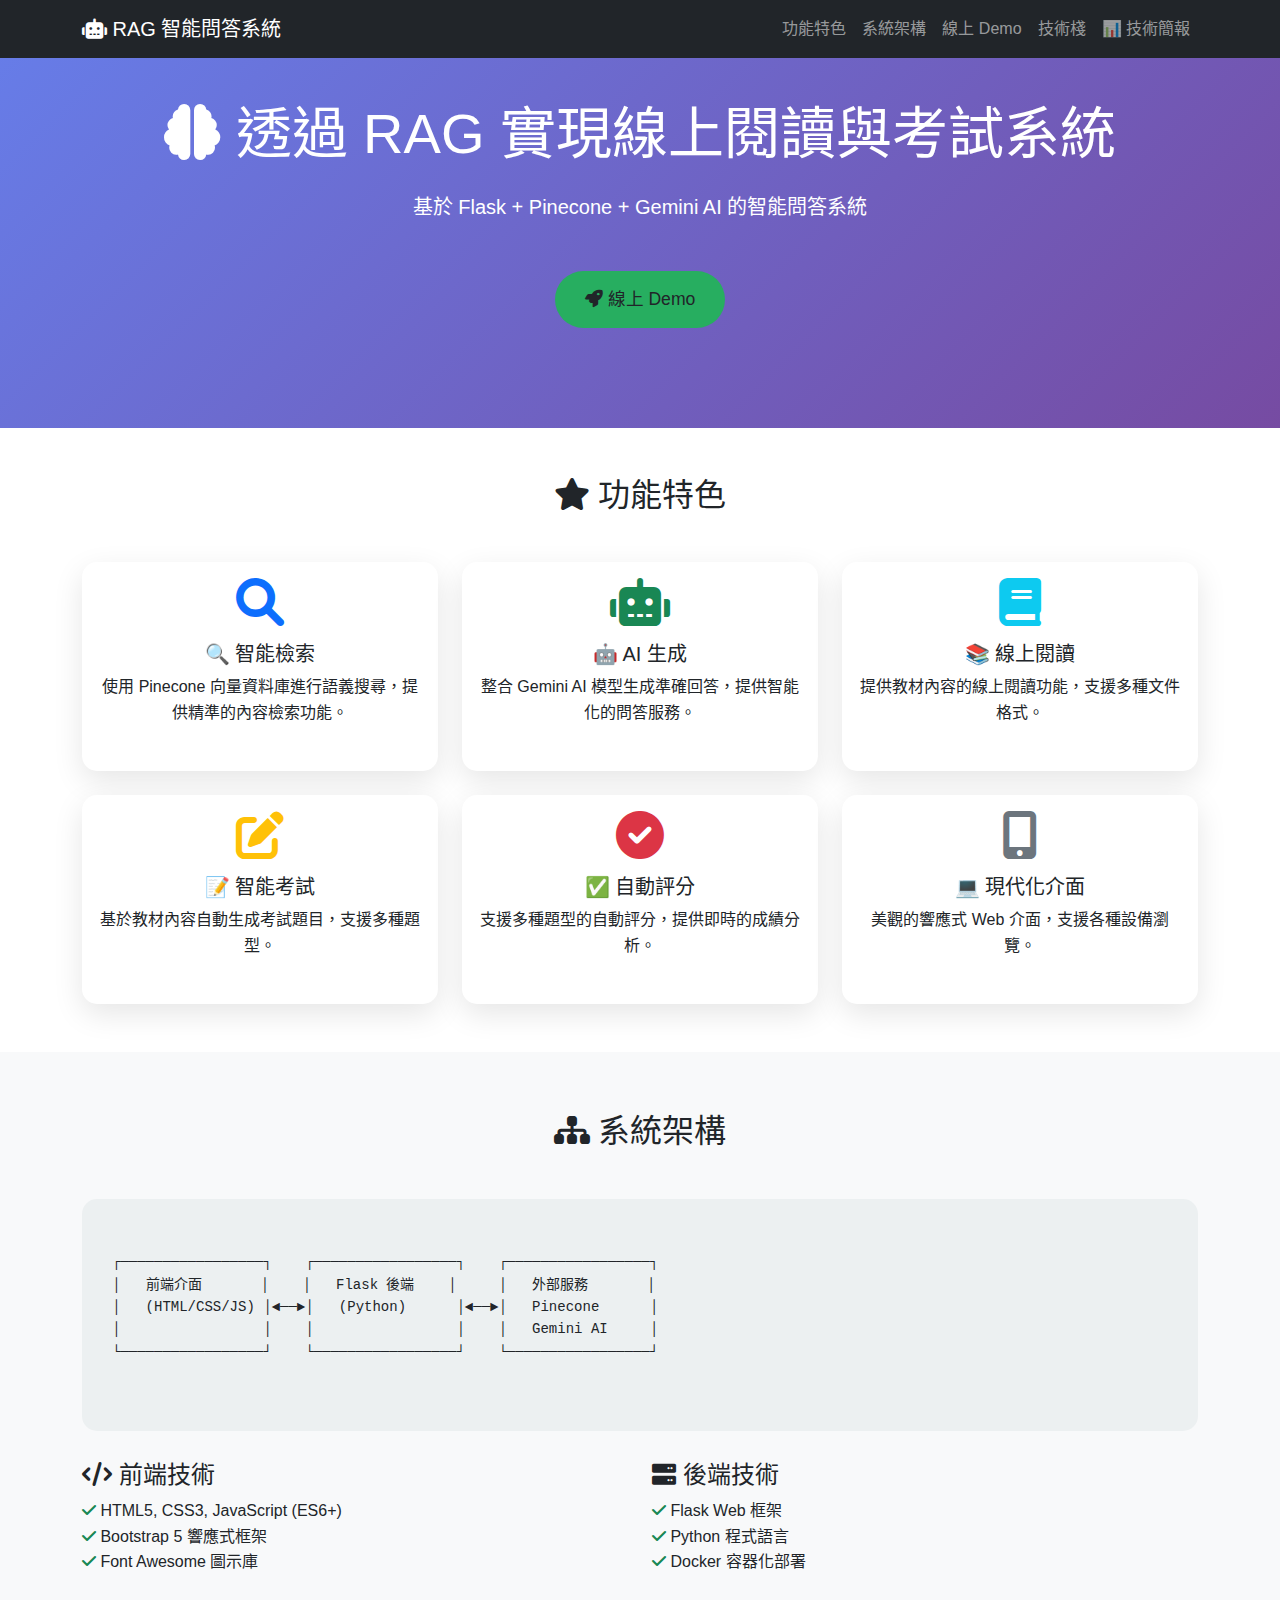
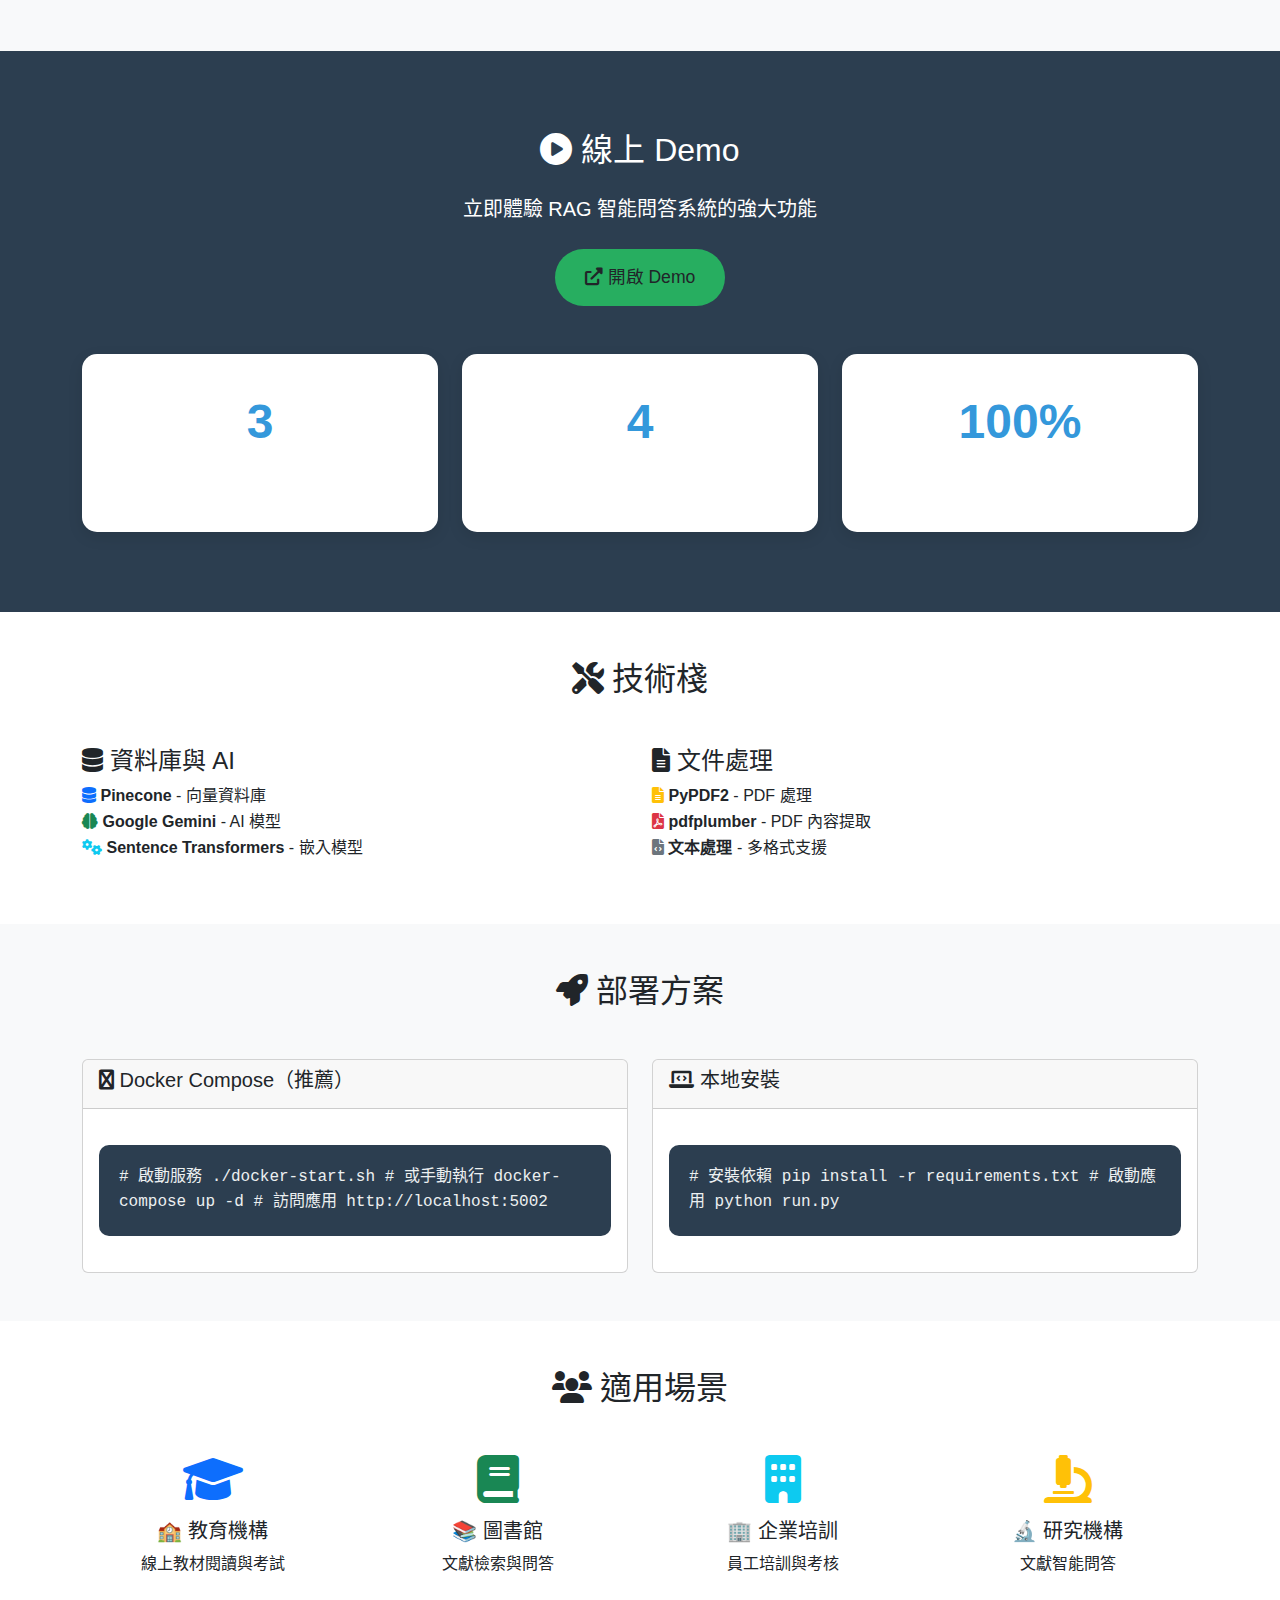
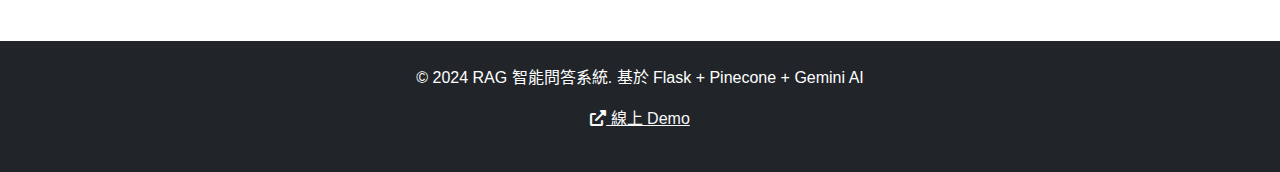
<file: index.html>
<!DOCTYPE html>
<html lang="zh-TW">
<head>
    <meta charset="UTF-8">
    <meta name="viewport" content="width=device-width, initial-scale=1.0">
    <title>RAG 智能問答系統 - 專案展示</title>
    <link href="https://cdn.jsdelivr.net/npm/bootstrap@5.1.3/dist/css/bootstrap.min.css" rel="stylesheet">
    <link href="https://cdnjs.cloudflare.com/ajax/libs/font-awesome/6.0.0/css/all.min.css" rel="stylesheet">
    <style>
        body {
            font-family: 'Segoe UI', Tahoma, Geneva, Verdana, sans-serif;
            line-height: 1.6;
        }
        .hero-section {
            background: linear-gradient(135deg, #667eea 0%, #764ba2 100%);
            color: white;
            padding: 100px 0;
        }
        .feature-card {
            border: none;
            border-radius: 15px;
            box-shadow: 0 10px 30px rgba(0,0,0,0.1);
            transition: transform 0.3s ease;
            margin-bottom: 30px;
        }
        .feature-card:hover {
            transform: translateY(-5px);
        }
        .tech-stack {
            background: #f8f9fa;
            padding: 60px 0;
        }
        .demo-section {
            background: #2c3e50;
            color: white;
            padding: 80px 0;
        }
        .architecture-diagram {
            background: #ecf0f1;
            padding: 30px;
            border-radius: 15px;
            margin: 30px 0;
        }
        .stats-card {
            text-align: center;
            padding: 30px;
            background: white;
            border-radius: 15px;
            box-shadow: 0 5px 15px rgba(0,0,0,0.1);
        }
        .stats-number {
            font-size: 3rem;
            font-weight: bold;
            color: #3498db;
        }
        .btn-demo {
            background: #27ae60;
            border: none;
            padding: 15px 30px;
            font-size: 1.1rem;
            border-radius: 50px;
            transition: all 0.3s ease;
        }
        .btn-demo:hover {
            background: #229954;
            transform: scale(1.05);
        }
        .code-block {
            background: #2c3e50;
            color: #ecf0f1;
            padding: 20px;
            border-radius: 10px;
            font-family: 'Courier New', monospace;
            margin: 20px 0;
        }
        .timeline {
            position: relative;
            padding: 20px 0;
        }
        .timeline-item {
            padding: 20px;
            background: white;
            border-radius: 10px;
            margin: 20px 0;
            box-shadow: 0 5px 15px rgba(0,0,0,0.1);
            border-left: 4px solid #3498db;
        }
    </style>
</head>
<body>
    <!-- 導航欄 -->
    <nav class="navbar navbar-expand-lg navbar-dark bg-dark fixed-top">
        <div class="container">
            <a class="navbar-brand" href="#">
                <i class="fas fa-robot"></i> RAG 智能問答系統
            </a>
            <button class="navbar-toggler" type="button" data-bs-toggle="collapse" data-bs-target="#navbarNav">
                <span class="navbar-toggler-icon"></span>
            </button>
            <div class="collapse navbar-collapse" id="navbarNav">
                <ul class="navbar-nav ms-auto">
                    <li class="nav-item">
                        <a class="nav-link" href="#features">功能特色</a>
                    </li>
                    <li class="nav-item">
                        <a class="nav-link" href="#architecture">系統架構</a>
                    </li>
                    <li class="nav-item">
                        <a class="nav-link" href="#demo">線上 Demo</a>
                    </li>
                    <li class="nav-item">
                        <a class="nav-link" href="#tech">技術棧</a>
                    </li>
                    <li class="nav-item">
                        <a class="nav-link" href="slides.html" target="_blank">📊 技術簡報</a>
                    </li>
                </ul>
            </div>
        </div>
    </nav>

    <!-- 主要橫幅 -->
    <section class="hero-section">
        <div class="container text-center">
            <h1 class="display-4 mb-4">
                <i class="fas fa-brain"></i> 透過 RAG 實現線上閱讀與考試系統
            </h1>
            <p class="lead mb-5">基於 Flask + Pinecone + Gemini AI 的智能問答系統</p>
            <a href="https://d6530614201f.ngrok.app/" class="btn btn-demo btn-lg" target="_blank">
                <i class="fas fa-rocket"></i> 線上 Demo
            </a>
        </div>
    </section>

    <!-- 功能特色 -->
    <section id="features" class="py-5">
        <div class="container">
            <h2 class="text-center mb-5">
                <i class="fas fa-star"></i> 功能特色
            </h2>
            <div class="row">
                <div class="col-md-4">
                    <div class="card feature-card h-100">
                        <div class="card-body text-center">
                            <i class="fas fa-search fa-3x text-primary mb-3"></i>
                            <h5 class="card-title">🔍 智能檢索</h5>
                            <p class="card-text">使用 Pinecone 向量資料庫進行語義搜尋，提供精準的內容檢索功能。</p>
                        </div>
                    </div>
                </div>
                <div class="col-md-4">
                    <div class="card feature-card h-100">
                        <div class="card-body text-center">
                            <i class="fas fa-robot fa-3x text-success mb-3"></i>
                            <h5 class="card-title">🤖 AI 生成</h5>
                            <p class="card-text">整合 Gemini AI 模型生成準確回答，提供智能化的問答服務。</p>
                        </div>
                    </div>
                </div>
                <div class="col-md-4">
                    <div class="card feature-card h-100">
                        <div class="card-body text-center">
                            <i class="fas fa-book fa-3x text-info mb-3"></i>
                            <h5 class="card-title">📚 線上閱讀</h5>
                            <p class="card-text">提供教材內容的線上閱讀功能，支援多種文件格式。</p>
                        </div>
                    </div>
                </div>
            </div>
            <div class="row mt-4">
                <div class="col-md-4">
                    <div class="card feature-card h-100">
                        <div class="card-body text-center">
                            <i class="fas fa-edit fa-3x text-warning mb-3"></i>
                            <h5 class="card-title">📝 智能考試</h5>
                            <p class="card-text">基於教材內容自動生成考試題目，支援多種題型。</p>
                        </div>
                    </div>
                </div>
                <div class="col-md-4">
                    <div class="card feature-card h-100">
                        <div class="card-body text-center">
                            <i class="fas fa-check-circle fa-3x text-danger mb-3"></i>
                            <h5 class="card-title">✅ 自動評分</h5>
                            <p class="card-text">支援多種題型的自動評分，提供即時的成績分析。</p>
                        </div>
                    </div>
                </div>
                <div class="col-md-4">
                    <div class="card feature-card h-100">
                        <div class="card-body text-center">
                            <i class="fas fa-mobile-alt fa-3x text-secondary mb-3"></i>
                            <h5 class="card-title">💻 現代化介面</h5>
                            <p class="card-text">美觀的響應式 Web 介面，支援各種設備瀏覽。</p>
                        </div>
                    </div>
                </div>
            </div>
        </div>
    </section>

    <!-- 系統架構 -->
    <section id="architecture" class="tech-stack">
        <div class="container">
            <h2 class="text-center mb-5">
                <i class="fas fa-sitemap"></i> 系統架構
            </h2>
            <div class="architecture-diagram">
                <pre><code class="text-center">
┌─────────────────┐    ┌─────────────────┐    ┌─────────────────┐
│   前端介面       │    │   Flask 後端    │     │   外部服務       │
│   (HTML/CSS/JS) │◄──►│   (Python)      │◄──►│   Pinecone      │
│                 │    │                 │    │   Gemini AI     │
└─────────────────┘    └─────────────────┘    └─────────────────┘
                </code></pre>
            </div>
            <div class="row mt-4">
                <div class="col-md-6">
                    <h4><i class="fas fa-code"></i> 前端技術</h4>
                    <ul class="list-unstyled">
                        <li><i class="fas fa-check text-success"></i> HTML5, CSS3, JavaScript (ES6+)</li>
                        <li><i class="fas fa-check text-success"></i> Bootstrap 5 響應式框架</li>
                        <li><i class="fas fa-check text-success"></i> Font Awesome 圖示庫</li>
                    </ul>
                </div>
                <div class="col-md-6">
                    <h4><i class="fas fa-server"></i> 後端技術</h4>
                    <ul class="list-unstyled">
                        <li><i class="fas fa-check text-success"></i> Flask Web 框架</li>
                        <li><i class="fas fa-check text-success"></i> Python 程式語言</li>
                        <li><i class="fas fa-check text-success"></i> Docker 容器化部署</li>
                    </ul>
                </div>
            </div>
        </div>
    </section>

    <!-- 線上 Demo -->
    <section id="demo" class="demo-section">
        <div class="container text-center">
            <h2 class="mb-4">
                <i class="fas fa-play-circle"></i> 線上 Demo
            </h2>
            <p class="lead mb-4">立即體驗 RAG 智能問答系統的強大功能</p>
            <a href="https://d6530614201f.ngrok.app/" class="btn btn-demo btn-lg" target="_blank">
                <i class="fas fa-external-link-alt"></i> 開啟 Demo
            </a>
            <div class="row mt-5">
                <div class="col-md-4">
                    <div class="stats-card">
                        <div class="stats-number">3</div>
                        <p>主要模組</p>
                    </div>
                </div>
                <div class="col-md-4">
                    <div class="stats-card">
                        <div class="stats-number">4</div>
                        <p>支援題型</p>
                    </div>
                </div>
                <div class="col-md-4">
                    <div class="stats-card">
                        <div class="stats-number">100%</div>
                        <p>自動評分</p>
                    </div>
                </div>
            </div>
        </div>
    </section>

    <!-- 技術棧 -->
    <section id="tech" class="py-5">
        <div class="container">
            <h2 class="text-center mb-5">
                <i class="fas fa-tools"></i> 技術棧
            </h2>
            <div class="row">
                <div class="col-md-6">
                    <h4><i class="fas fa-database"></i> 資料庫與 AI</h4>
                    <ul class="list-unstyled">
                        <li><i class="fas fa-database text-primary"></i> <strong>Pinecone</strong> - 向量資料庫</li>
                        <li><i class="fas fa-brain text-success"></i> <strong>Google Gemini</strong> - AI 模型</li>
                        <li><i class="fas fa-cogs text-info"></i> <strong>Sentence Transformers</strong> - 嵌入模型</li>
                    </ul>
                </div>
                <div class="col-md-6">
                    <h4><i class="fas fa-file-alt"></i> 文件處理</h4>
                    <ul class="list-unstyled">
                        <li><i class="fas fa-file-text text-warning"></i> <strong>PyPDF2</strong> - PDF 處理</li>
                        <li><i class="fas fa-file-pdf text-danger"></i> <strong>pdfplumber</strong> - PDF 內容提取</li>
                        <li><i class="fas fa-file-code text-secondary"></i> <strong>文本處理</strong> - 多格式支援</li>
                    </ul>
                </div>
            </div>
        </div>
    </section>

    <!-- 部署方案 -->
    <section class="py-5 bg-light">
        <div class="container">
            <h2 class="text-center mb-5">
                <i class="fas fa-rocket"></i> 部署方案
            </h2>
            <div class="row">
                <div class="col-md-6">
                    <div class="card">
                        <div class="card-header">
                            <h5><i class="fas fa-docker"></i> Docker Compose（推薦）</h5>
                        </div>
                        <div class="card-body">
                            <div class="code-block">
# 啟動服務
./docker-start.sh

# 或手動執行
docker-compose up -d

# 訪問應用
http://localhost:5002
                            </div>
                        </div>
                    </div>
                </div>
                <div class="col-md-6">
                    <div class="card">
                        <div class="card-header">
                            <h5><i class="fas fa-laptop-code"></i> 本地安裝</h5>
                        </div>
                        <div class="card-body">
                            <div class="code-block">
# 安裝依賴
pip install -r requirements.txt

# 啟動應用
python run.py
                            </div>
                        </div>
                    </div>
                </div>
            </div>
        </div>
    </section>

    <!-- 使用場景 -->
    <section class="py-5">
        <div class="container">
            <h2 class="text-center mb-5">
                <i class="fas fa-users"></i> 適用場景
            </h2>
            <div class="row">
                <div class="col-md-3">
                    <div class="text-center">
                        <i class="fas fa-graduation-cap fa-3x text-primary mb-3"></i>
                        <h5>🏫 教育機構</h5>
                        <p>線上教材閱讀與考試</p>
                    </div>
                </div>
                <div class="col-md-3">
                    <div class="text-center">
                        <i class="fas fa-book fa-3x text-success mb-3"></i>
                        <h5>📚 圖書館</h5>
                        <p>文獻檢索與問答</p>
                    </div>
                </div>
                <div class="col-md-3">
                    <div class="text-center">
                        <i class="fas fa-building fa-3x text-info mb-3"></i>
                        <h5>🏢 企業培訓</h5>
                        <p>員工培訓與考核</p>
                    </div>
                </div>
                <div class="col-md-3">
                    <div class="text-center">
                        <i class="fas fa-microscope fa-3x text-warning mb-3"></i>
                        <h5>🔬 研究機構</h5>
                        <p>文獻智能問答</p>
                    </div>
                </div>
            </div>
        </div>
    </section>

    <!-- 頁腳 -->
    <footer class="bg-dark text-white py-4">
        <div class="container text-center">
            <p>&copy; 2024 RAG 智能問答系統. 基於 Flask + Pinecone + Gemini AI</p>
            <p>
                <a href="https://d6530614201f.ngrok.app/" class="text-light" target="_blank">
                    <i class="fas fa-external-link-alt"></i> 線上 Demo
                </a>
            </p>
        </div>
    </footer>

    <script src="https://cdn.jsdelivr.net/npm/bootstrap@5.1.3/dist/js/bootstrap.bundle.min.js"></script>
</body>
</html>
</file>
